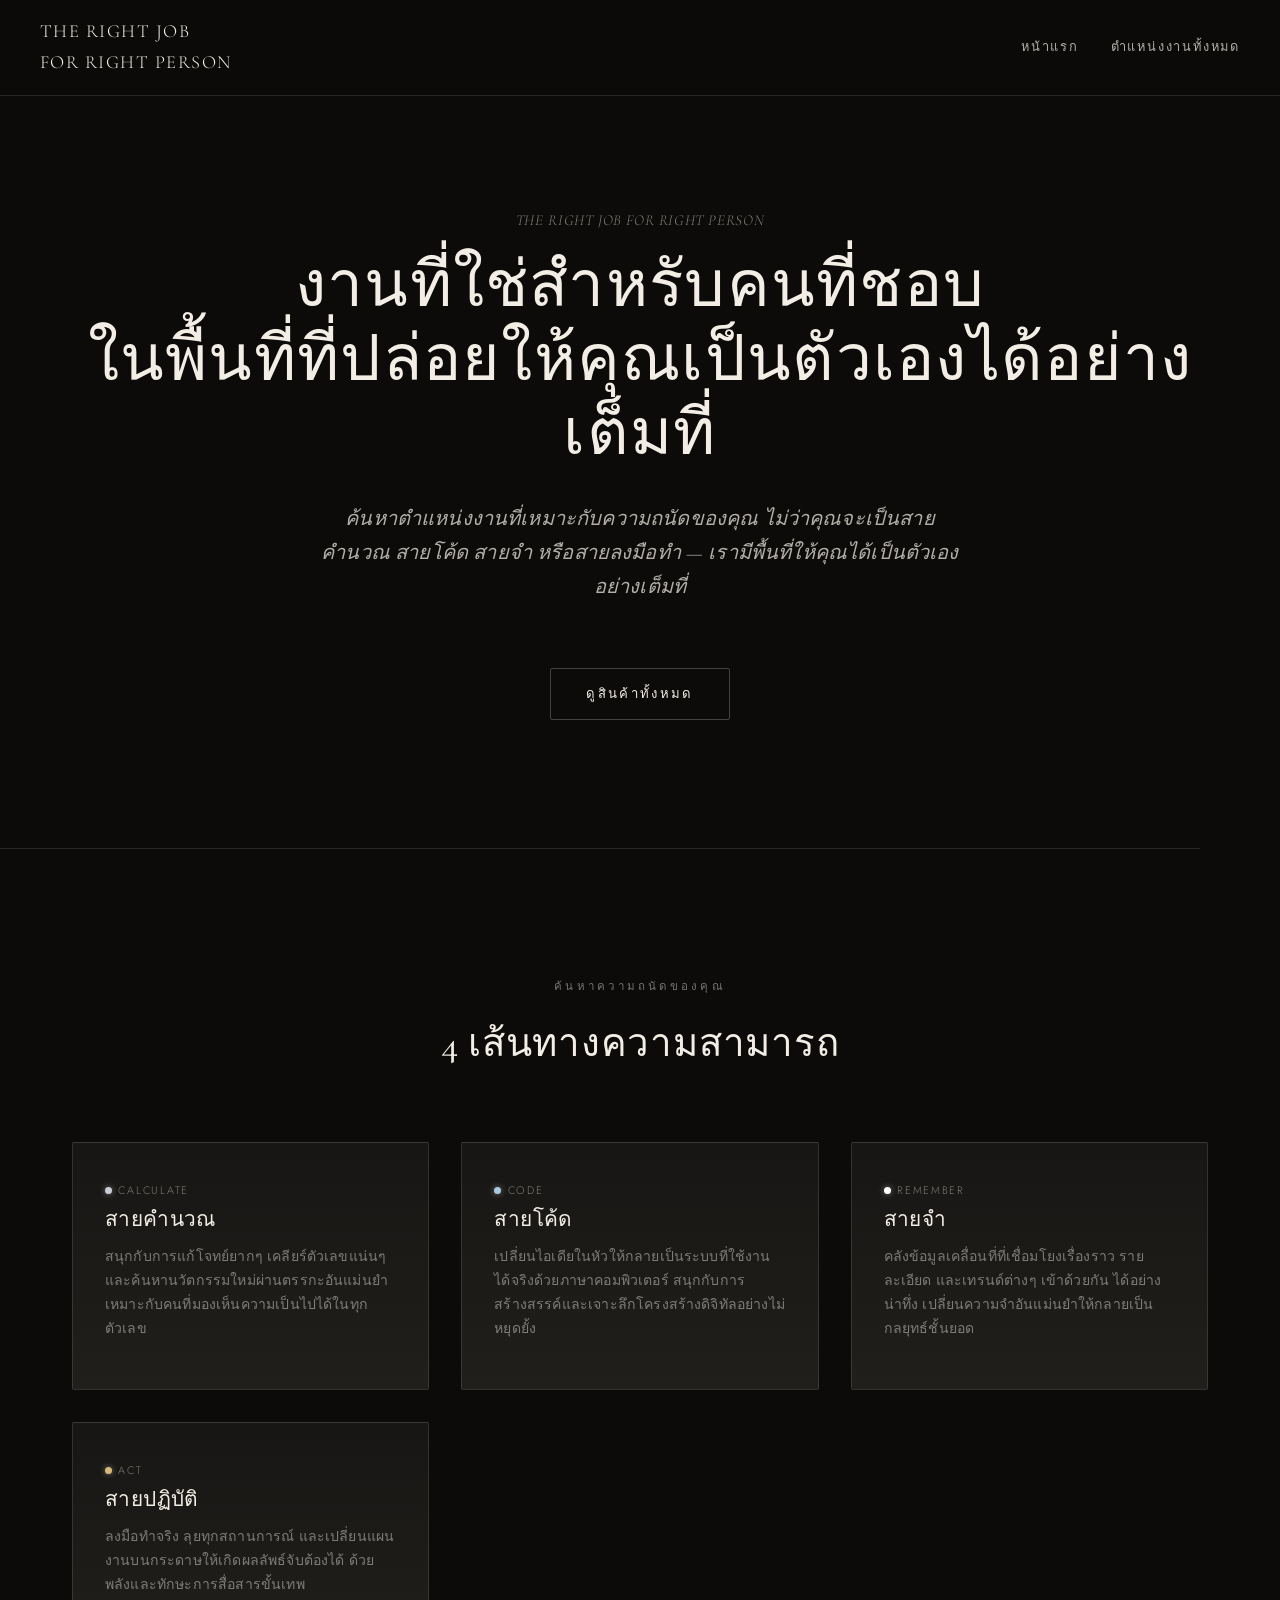
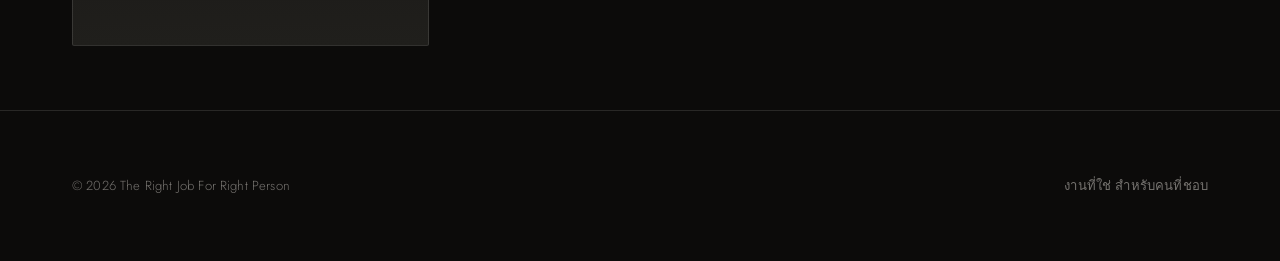
<file: Landing page/index.html>
<!DOCTYPE html>
<html lang="th">
<head>
<meta charset="UTF-8">
<meta name="viewport" content="width=device-width, initial-scale=1.0">
<title>The Right Job For Right Person</title>
<link rel="preconnect" href="https://fonts.googleapis.com">
<link rel="preconnect" href="https://fonts.gstatic.com" crossorigin>
<link href="https://fonts.googleapis.com/css2?family=Cormorant+Garamond:ital,wght@0,400;0,500;1,500&family=Jost:wght@300;400;500&display=swap" rel="stylesheet">
<link rel="stylesheet" href="style.css">
</head>
<body>

  <header class="navbar">
    <div class="container navbar__inner">
      <a href="index.html" class="navbar__logo">THE RIGHT JOB<br>FOR RIGHT PERSON</a>
      <nav class="navbar__links">
        <a href="index.html">หน้าแรก</a>
        <a href="product.html">ตำแหน่งงานทั้งหมด</a>
      </nav>
    </div>
  </header>

  <!-- ============ HERO ============ -->
  <section class="hero">
    <div class="container">
      <p class="hero__brand">THE RIGHT JOB FOR RIGHT PERSON</p>
      <h1>งานที่ใช่สำหรับคนที่ชอบ<br>ในพื้นที่ที่ปล่อยให้คุณเป็นตัวเองได้อย่างเต็มที่</h1>
      <p class="lede" style="max-width:640px;margin:var(--space-md) auto;">
        ค้นหาตำแหน่งงานที่เหมาะกับความถนัดของคุณ ไม่ว่าคุณจะเป็นสายคำนวณ สายโค้ด
        สายจำ หรือสายลงมือทำ — เรามีพื้นที่ให้คุณได้เป็นตัวเองอย่างเต็มที่
      </p>
      <div style="margin-top:var(--space-lg);">
        <a href="product.html" class="btn">ดูสินค้าทั้งหมด</a>
      </div>
    </div>
  </section>

  <hr class="divider container">

  <!-- ============ 4 APTITUDE ============ -->
  <section class="section section--tight">
    <div class="container">
      <p class="eyebrow text-center" style="display:block;">ค้นหาความถนัดของคุณ</p>
      <h2 class="text-center" style="margin-bottom:var(--space-lg);">4 เส้นทางความสามารถ</h2>

      <div class="product-grid">

        <a href="product.html?Aptitude=Calculate" class="card" style="text-decoration:none;">
          <div class="card__body" style="padding:var(--space-md);">
            <span class="aptitude aptitude--calculate">Calculate</span>
            <h3 class="card__title">สายคำนวณ</h3>
            <p class="card__desc">
              สนุกกับการแก้โจทย์ยากๆ เคลียร์ตัวเลขแน่นๆ และค้นหานวัตกรรมใหม่ผ่านตรรกะอันแม่นยำ
              เหมาะกับคนที่มองเห็นความเป็นไปได้ในทุกตัวเลข
            </p>
          </div>
        </a>

        <a href="product.html?Aptitude=Code" class="card" style="text-decoration:none;">
          <div class="card__body" style="padding:var(--space-md);">
            <span class="aptitude aptitude--code">Code</span>
            <h3 class="card__title">สายโค้ด</h3>
            <p class="card__desc">
              เปลี่ยนไอเดียในหัวให้กลายเป็นระบบที่ใช้งานได้จริงด้วยภาษาคอมพิวเตอร์
              สนุกกับการสร้างสรรค์และเจาะลึกโครงสร้างดิจิทัลอย่างไม่หยุดยั้ง
            </p>
          </div>
        </a>

        <a href="product.html?Aptitude=Remember" class="card" style="text-decoration:none;">
          <div class="card__body" style="padding:var(--space-md);">
            <span class="aptitude aptitude--remember">Remember</span>
            <h3 class="card__title">สายจำ</h3>
            <p class="card__desc">
              คลังข้อมูลเคลื่อนที่ที่เชื่อมโยงเรื่องราว รายละเอียด และเทรนด์ต่างๆ เข้าด้วยกัน
              ได้อย่างน่าทึ่ง เปลี่ยนความจำอันแม่นยำให้กลายเป็นกลยุทธ์ชั้นยอด
            </p>
          </div>
        </a>

        <a href="product.html?Aptitude=Act" class="card" style="text-decoration:none;">
          <div class="card__body" style="padding:var(--space-md);">
            <span class="aptitude aptitude--act">Act</span>
            <h3 class="card__title">สายปฏิบัติ</h3>
            <p class="card__desc">
              ลงมือทำจริง ลุยทุกสถานการณ์ และเปลี่ยนแผนงานบนกระดาษให้เกิดผลลัพธ์จับต้องได้
              ด้วยพลังและทักษะการสื่อสารขั้นเทพ
            </p>
          </div>
        </a>

      </div>
    </div>
  </section>

  <footer class="footer">
    <div class="container footer__inner">
      <span>&copy; 2026 The Right Job For Right Person</span>
      <span>งานที่ใช่ สำหรับคนที่ชอบ</span>
    </div>
  </footer>

  <script src="script.js?v=2"></script>
</body>
</html>
</file>
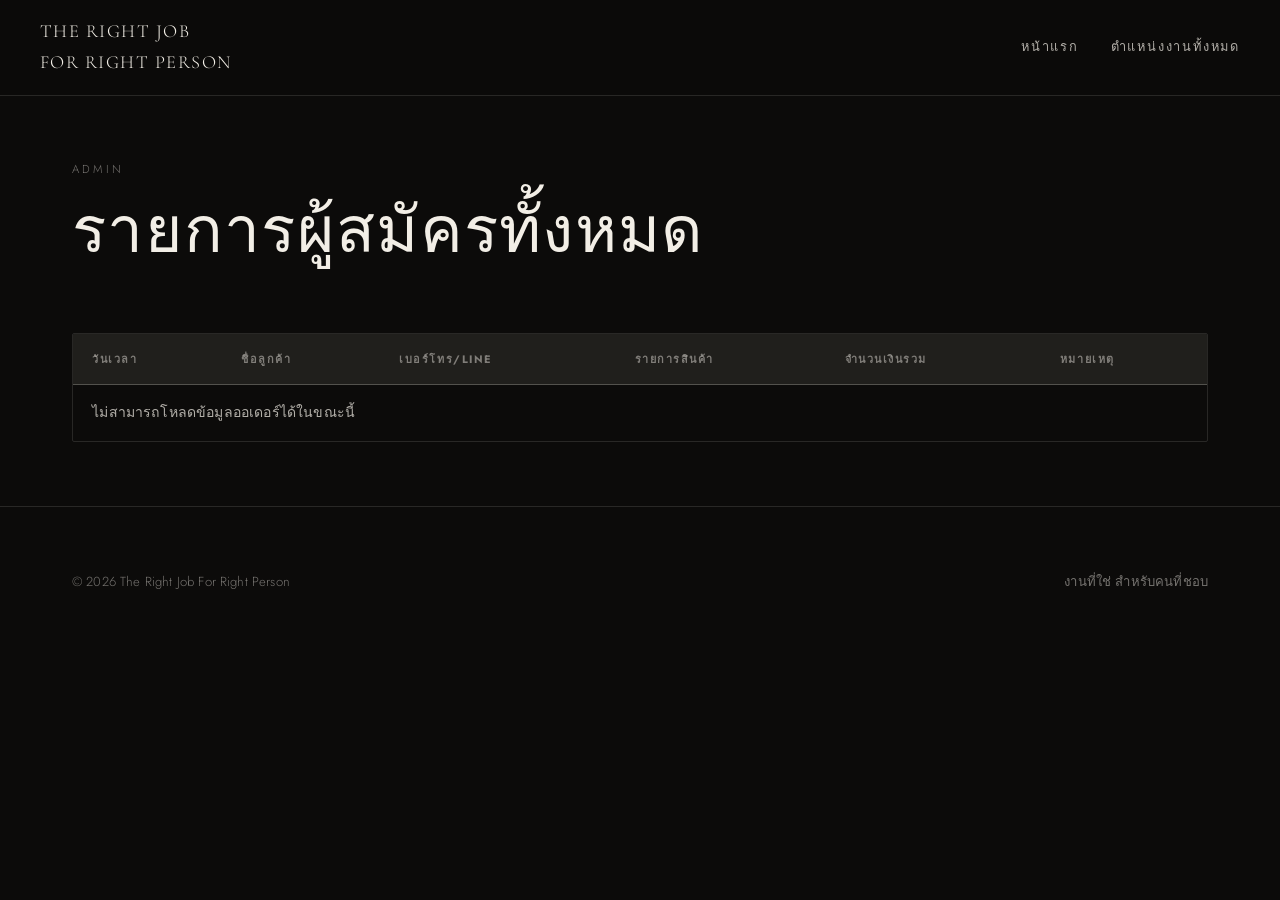
<file: Landing page/admin.html>
<!DOCTYPE html>
<html lang="th">
<head>
<meta charset="UTF-8">
<meta name="viewport" content="width=device-width, initial-scale=1.0">
<title>รายการสมัคร — Admin</title>
<link rel="preconnect" href="https://fonts.googleapis.com">
<link rel="preconnect" href="https://fonts.gstatic.com" crossorigin>
<link href="https://fonts.googleapis.com/css2?family=Cormorant+Garamond:ital,wght@0,500;1,500&family=Jost:wght@300;400;500&display=swap" rel="stylesheet">
<link rel="stylesheet" href="style.css">
<style>
  .table-wrap {
    overflow-x: auto;
    border: 1px solid var(--color-line);
    border-radius: var(--radius);
  }
  table#ordersTable {
    width: 100%;
    border-collapse: collapse;
    min-width: 760px;
    font-size: 0.88rem;
  }
  table#ordersTable thead th {
    text-align: left;
    padding: 1rem 1.2rem;
    background: var(--color-carbon-2);
    font-size: 0.68rem;
    letter-spacing: 0.14em;
    text-transform: uppercase;
    color: var(--color-text-faint);
    border-bottom: 1px solid var(--color-line-strong);
    white-space: nowrap;
  }
  table#ordersTable tbody td {
    padding: 1rem 1.2rem;
    border-bottom: 1px solid var(--color-line);
    color: var(--color-text-soft);
    vertical-align: top;
  }
  table#ordersTable tbody tr:hover {
    background: rgba(245, 240, 232, 0.03);
  }
  table#ordersTable tbody tr:last-child td {
    border-bottom: none;
  }
</style>
</head>
<body>

  <header class="navbar">
    <div class="container navbar__inner">
      <a href="index.html" class="navbar__logo">THE RIGHT JOB<br>FOR RIGHT PERSON</a>
      <nav class="navbar__links">
        <a href="index.html">หน้าแรก</a>
        <a href="product.html">ตำแหน่งงานทั้งหมด</a>
      </nav>
    </div>
  </header>

  <section class="section section--tight">
    <div class="container">
      <p class="eyebrow" style="display:block;">Admin</p>
      <h1 style="margin-bottom:var(--space-lg);">รายการผู้สมัครทั้งหมด</h1>

      <div class="table-wrap">
        <table id="ordersTable">
          <thead>
            <tr>
              <th>วันเวลา</th>
              <th>ชื่อลูกค้า</th>
              <th>เบอร์โทร/Line</th>
              <th>รายการสินค้า</th>
              <th>จำนวนเงินรวม</th>
              <th>หมายเหตุ</th>
            </tr>
          </thead>
          <tbody>
            <!-- script.js จะดึงข้อมูลจาก CSV มา render แถวต่างๆ ลงตรงนี้ -->
          </tbody>
        </table>
      </div>
    </div>
  </section>

  <footer class="footer">
    <div class="container footer__inner">
      <span>&copy; 2026 The Right Job For Right Person</span>
      <span>งานที่ใช่ สำหรับคนที่ชอบ</span>
    </div>
  </footer>

  <script src="script.js?v=2"></script>
</body>
</html>
</file>
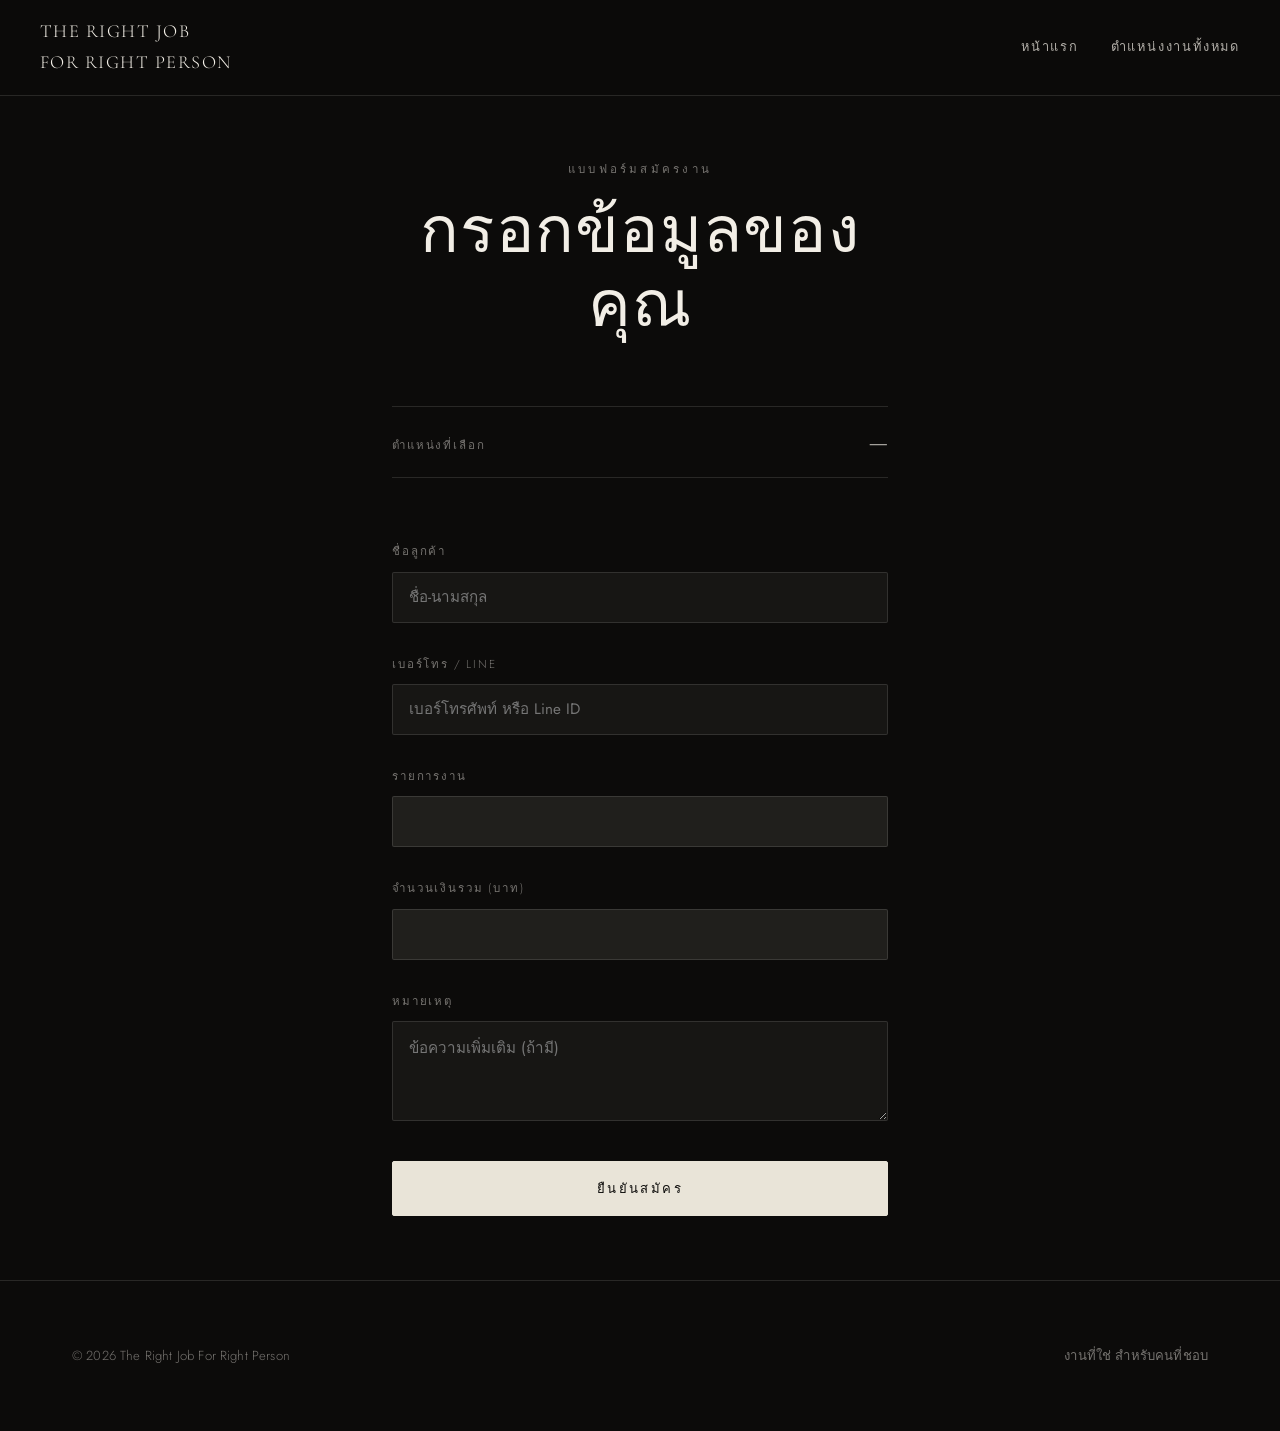
<file: Landing page/order.html>
<!DOCTYPE html>
<html lang="th">
<head>
<meta charset="UTF-8">
<meta name="viewport" content="width=device-width, initial-scale=1.0">
<title>สมัครตำแหน่งงาน — The Right Job For Right Person</title>
<link rel="preconnect" href="https://fonts.googleapis.com">
<link rel="preconnect" href="https://fonts.gstatic.com" crossorigin>
<link href="https://fonts.googleapis.com/css2?family=Cormorant+Garamond:ital,wght@0,400;0,500;1,500&family=Jost:wght@300;400;500&display=swap" rel="stylesheet">
<link rel="stylesheet" href="style.css">
<style>
  .order-wrap {
    max-width: 560px;
    margin: 0 auto;
  }
  .field {
    margin-bottom: var(--space-md);
  }
  .field label {
    display: block;
    font-size: 0.72rem;
    letter-spacing: 0.16em;
    text-transform: uppercase;
    color: var(--color-text-faint);
    margin-bottom: 0.6rem;
  }
  .field input,
  .field textarea {
    width: 100%;
    background: var(--color-carbon);
    border: 1px solid var(--color-line);
    border-radius: var(--radius);
    padding: 0.85rem 1rem;
    color: var(--color-text);
    font-family: var(--font-sans);
    font-size: 0.95rem;
    transition: border-color var(--transition);
  }
  .field input:focus,
  .field textarea:focus {
    outline: none;
    border-color: var(--color-accent);
  }
  .field input[readonly] {
    color: var(--color-text-soft);
    background: var(--color-carbon-2);
    cursor: default;
  }
  .field textarea {
    resize: vertical;
    min-height: 100px;
  }
  .order-summary {
    display: flex;
    justify-content: space-between;
    align-items: baseline;
    border-top: 1px solid var(--color-line);
    border-bottom: 1px solid var(--color-line);
    padding: var(--space-sm) 0;
    margin-bottom: var(--space-lg);
  }
  .order-summary__label {
    font-size: 0.72rem;
    letter-spacing: 0.16em;
    text-transform: uppercase;
    color: var(--color-text-faint);
  }
  .order-summary__value {
    font-family: var(--font-serif);
    font-size: 1.4rem;
  }
  button.btn--submit {
    width: 100%;
    justify-content: center;
    padding: 1rem;
    cursor: pointer;
  }
</style>
</head>
<body>

  <header class="navbar">
    <div class="container navbar__inner">
      <a href="index.html" class="navbar__logo">THE RIGHT JOB<br>FOR RIGHT PERSON</a>
      <nav class="navbar__links">
        <a href="index.html">หน้าแรก</a>
        <a href="product.html">ตำแหน่งงานทั้งหมด</a>
      </nav>
    </div>
  </header>

  <section class="section section--tight">
    <div class="container order-wrap">
      <p class="eyebrow text-center" style="display:block;">แบบฟอร์มสมัครงาน</p>
      <h1 class="text-center" style="margin-bottom:var(--space-lg);">กรอกข้อมูลของคุณ</h1>

      <div class="order-summary">
        <span class="order-summary__label">ตำแหน่งที่เลือก</span>
        <span class="order-summary__value" id="job">—</span>
      </div>

      <form id="orderForm">

        <div class="field">
          <label for="customerName">ชื่อลูกค้า</label>
          <input type="text" id="customerName" name="customerName" required minlength="2" placeholder="ชื่อ-นามสกุล">
        </div>

        <div class="field">
          <label for="contact">เบอร์โทร / Line</label>
          <input type="text" id="contact" name="contact" required placeholder="เบอร์โทรศัพท์ หรือ Line ID">
        </div>

        <div class="field">
          <label for="items">รายการงาน</label>
          <input type="text" id="items" name="items" readonly>
        </div>

        <div class="field">
          <label for="total">จำนวนเงินรวม (บาท)</label>
          <input type="text" id="total" name="total" readonly>
        </div>

        <div class="field">
          <label for="note">หมายเหตุ</label>
          <textarea id="note" name="note" placeholder="ข้อความเพิ่มเติม (ถ้ามี)"></textarea>
        </div>

        <button type="submit" class="btn btn--solid btn--submit">ยืนยันสมัคร</button>

      </form>
    </div>
  </section>

  <footer class="footer">
    <div class="container footer__inner">
      <span>&copy; 2026 The Right Job For Right Person</span>
      <span>งานที่ใช่ สำหรับคนที่ชอบ</span>
    </div>
  </footer>

  <script src="script.js?v=2"></script>
</body>
</html>
</file>
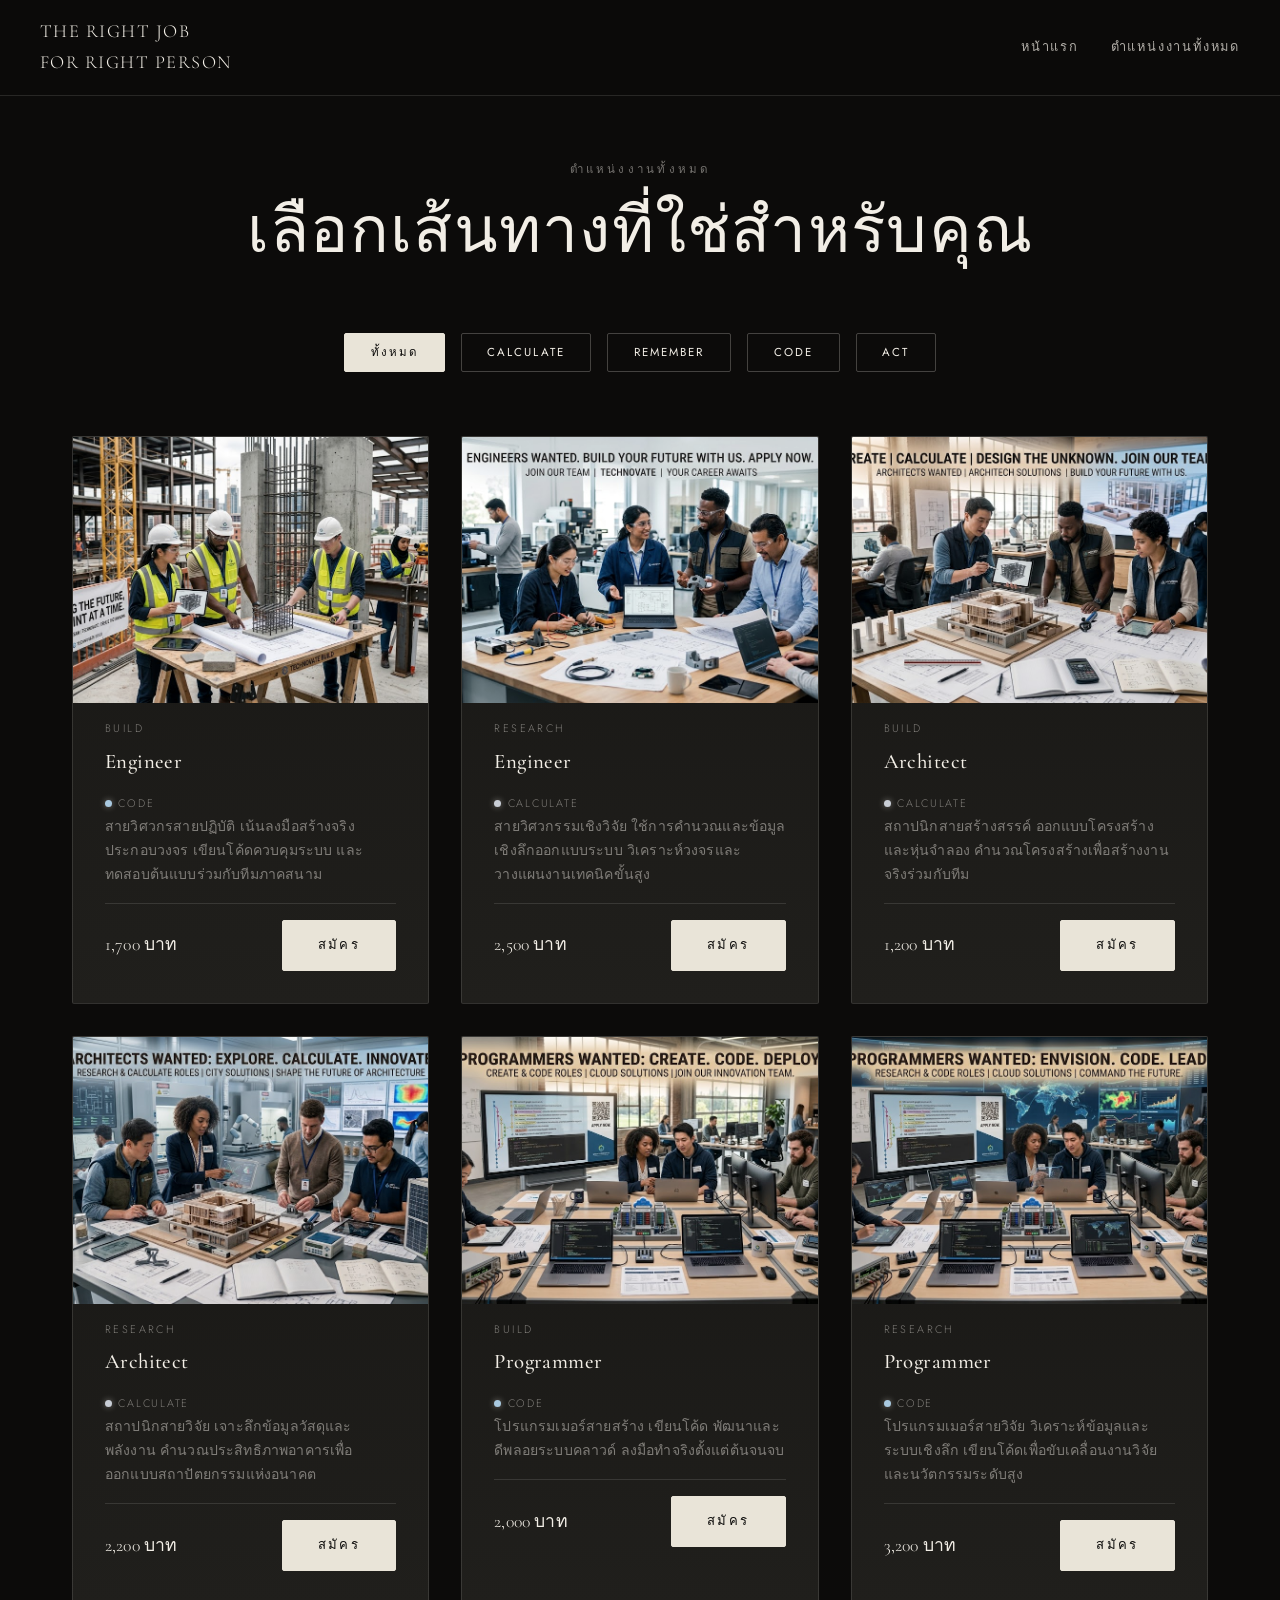
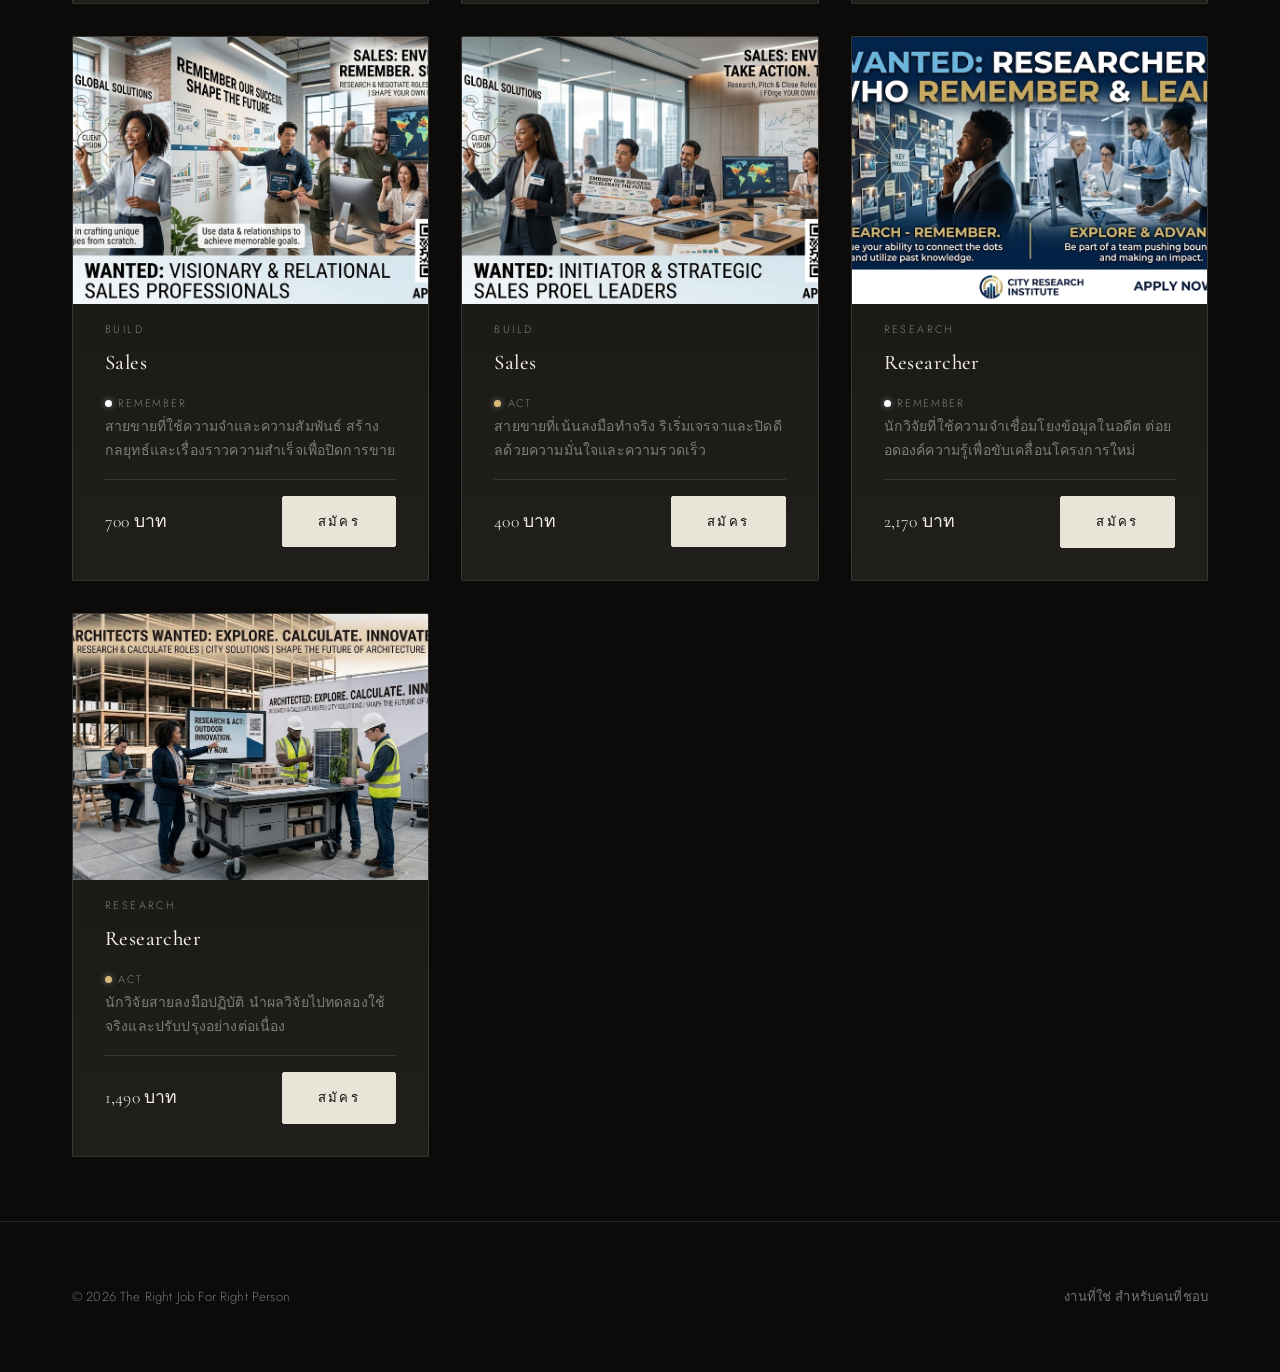
<file: Landing page/product.html>
<!DOCTYPE html>
<html lang="th">
<head>
<meta charset="UTF-8">
<meta name="viewport" content="width=device-width, initial-scale=1.0">
<title>ตำแหน่งงานทั้งหมด — The Right Job For Right Person</title>
<link rel="preconnect" href="https://fonts.googleapis.com">
<link rel="preconnect" href="https://fonts.gstatic.com" crossorigin>
<link href="https://fonts.googleapis.com/css2?family=Cormorant+Garamond:ital,wght@0,400;0,500;1,500&family=Jost:wght@300;400;500&display=swap" rel="stylesheet">
<link rel="stylesheet" href="style.css">
<style>
  /* สไตล์เฉพาะแถบปุ่มกรอง ใช้ร่วมกับ .btn เดิมใน style.css */
  #filter-bar {
    display: flex;
    flex-wrap: wrap;
    gap: var(--space-sm);
    justify-content: center;
    margin-bottom: var(--space-lg);
  }
  .filter-btn {
    padding: 0.6rem 1.6rem;
    font-size: 0.72rem;
  }
  .filter-btn--active {
    background: var(--color-accent);
    color: var(--color-black);
    border-color: var(--color-accent);
  }
</style>
</head>
<body>

  <header class="navbar">
    <div class="container navbar__inner">
      <a href="index.html" class="navbar__logo">THE RIGHT JOB<br>FOR RIGHT PERSON</a>
      <nav class="navbar__links">
        <a href="index.html">หน้าแรก</a>
        <a href="product.html">ตำแหน่งงานทั้งหมด</a>
      </nav>
    </div>
  </header>

  <section class="section section--tight">
    <div class="container">
      <p class="eyebrow text-center" style="display:block;">ตำแหน่งงานทั้งหมด</p>
      <h1 class="text-center" style="margin-bottom:var(--space-lg);">เลือกเส้นทางที่ใช่สำหรับคุณ</h1>

      <div id="filter-bar"></div>

      <div id="product-list" class="product-grid">
        <!-- script.js จะ render การ์ดสินค้าลงตรงนี้ -->
      </div>
    </div>
  </section>

  <footer class="footer">
    <div class="container footer__inner">
      <span>&copy; 2026 The Right Job For Right Person</span>
      <span>งานที่ใช่ สำหรับคนที่ชอบ</span>
    </div>
  </footer>

  <script src="script.js?v=2"></script>
</body>
</html>
</file>
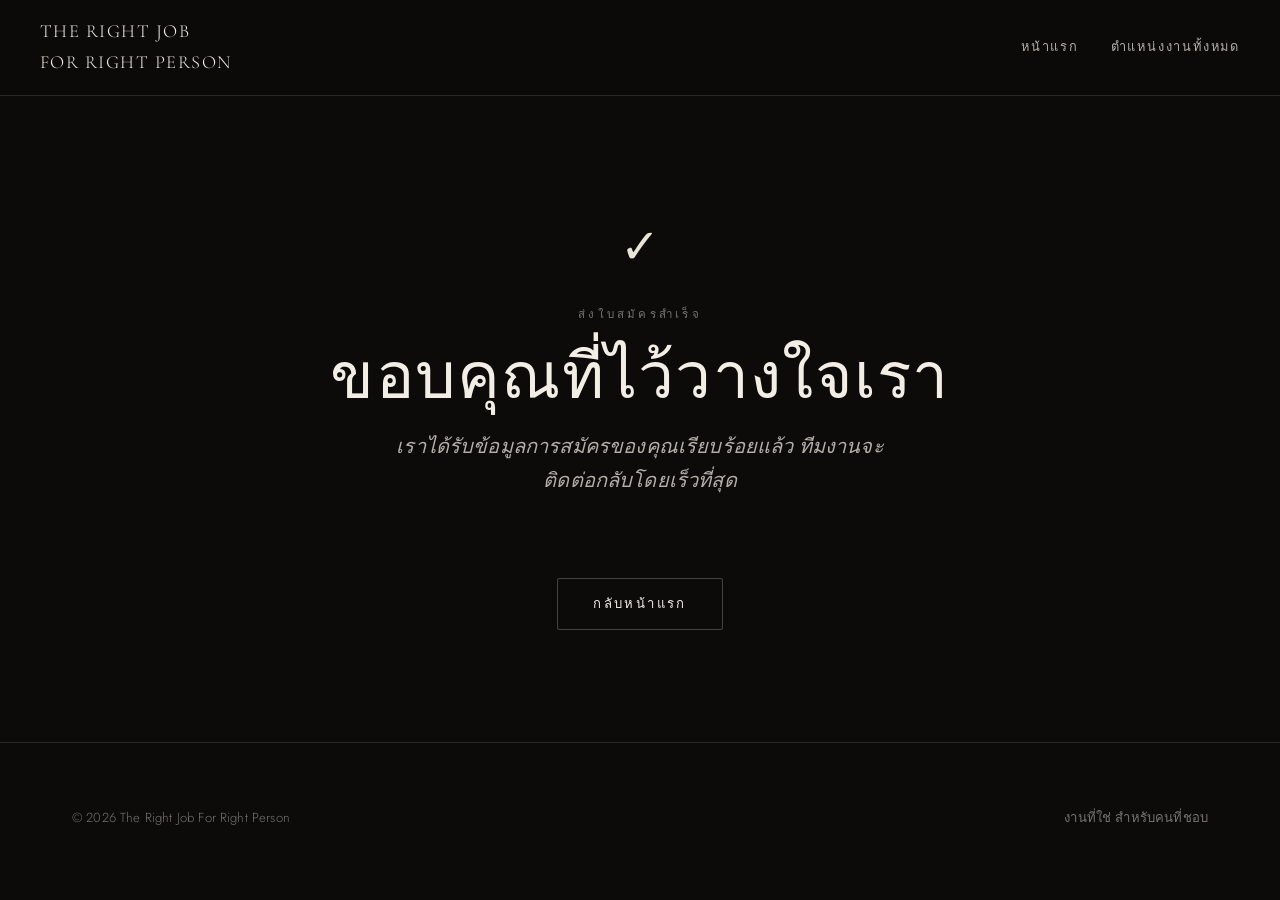
<file: Landing page/thankyou.html>
<!DOCTYPE html>
<html lang="th">
<head>
<meta charset="UTF-8">
<meta name="viewport" content="width=device-width, initial-scale=1.0">
<title>ขอบคุณ — The Right Job For Right Person</title>
<link rel="preconnect" href="https://fonts.googleapis.com">
<link rel="preconnect" href="https://fonts.gstatic.com" crossorigin>
<link href="https://fonts.googleapis.com/css2?family=Cormorant+Garamond:ital,wght@0,400;0,500;1,500&family=Jost:wght@300;400;500&display=swap" rel="stylesheet">
<link rel="stylesheet" href="style.css">
<style>
  .thankyou-wrap {
    min-height: 60vh;
    display: flex;
    flex-direction: column;
    align-items: center;
    justify-content: center;
    text-align: center;
    padding: var(--space-xl) 0;
  }
  .thankyou-mark {
    font-family: var(--font-serif);
    font-size: 3rem;
    color: var(--color-accent);
    margin-bottom: var(--space-sm);
  }
</style>
</head>
<body>

  <header class="navbar">
    <div class="container navbar__inner">
      <a href="index.html" class="navbar__logo">THE RIGHT JOB<br>FOR RIGHT PERSON</a>
      <nav class="navbar__links">
        <a href="index.html">หน้าแรก</a>
        <a href="product.html">ตำแหน่งงานทั้งหมด</a>
      </nav>
    </div>
  </header>

  <section class="container thankyou-wrap">
    <div class="thankyou-mark">✓</div>
    <p class="eyebrow" style="display:block;">ส่งใบสมัครสำเร็จ</p>
    <h1>ขอบคุณที่ไว้วางใจเรา</h1>
    <p class="lede" style="max-width:520px;">
      เราได้รับข้อมูลการสมัครของคุณเรียบร้อยแล้ว ทีมงานจะติดต่อกลับโดยเร็วที่สุด
    </p>
    <div style="margin-top:var(--space-lg);">
      <a href="index.html" class="btn">กลับหน้าแรก</a>
    </div>
  </section>

  <footer class="footer">
    <div class="container footer__inner">
      <span>&copy; 2026 The Right Job For Right Person</span>
      <span>งานที่ใช่ สำหรับคนที่ชอบ</span>
    </div>
  </footer>

</body>
</html>
</file>
<file: Landing page/style.css>
/* ==========================================================
   The Right Job For Right Person — Global Theme
   Premium / Carbon-Beige / Minimal
   ========================================================== */

:root {
  /* --- Core palette --- */
  --color-black:        #0c0b0a;
  --color-carbon:       #171614;
  --color-carbon-2:     #201f1c;
  --color-beige-dark:   #2b2621;
  --color-beige:        #3a332c;
  --color-line:         rgba(245, 240, 232, 0.12);
  --color-line-strong:  rgba(245, 240, 232, 0.24);

  --color-text:         #f2eee6;
  --color-text-soft:    rgba(242, 238, 230, 0.72);
  --color-text-faint:   rgba(242, 238, 230, 0.46);

  --color-accent:       #e9e4d8;   /* silver-white accent */
  --color-accent-soft:  rgba(233, 228, 216, 0.55);

  /* --- Aptitude accent colors (used sparingly, as small marks) --- */
  --apt-calculate: #c9ced6;  /* silver */
  --apt-remember:  #ffffff;  /* refined white */
  --apt-act:       #d8b978;  /* soft gold */
  --apt-code:      #a9c9e0;  /* pale blue */

  /* --- Typography --- */
  --font-serif: "Cormorant Garamond", "Playfair Display", "Times New Roman", serif;
  --font-sans:  "Jost", "Helvetica Neue", Arial, sans-serif;

  /* --- Spacing scale --- */
  --space-xs:  0.5rem;
  --space-sm:  1rem;
  --space-md:  2rem;
  --space-lg:  4rem;
  --space-xl:  7rem;

  /* --- Misc --- */
  --radius: 2px;
  --transition: 0.35s cubic-bezier(0.4, 0, 0.2, 1);
  --max-width: 1200px;
}

/* ---------- Reset ---------- */
*, *::before, *::after { box-sizing: border-box; }

html { scroll-behavior: smooth; }

body {
  margin: 0;
  background: var(--color-black);
  color: var(--color-text);
  font-family: var(--font-sans);
  font-weight: 300;
  line-height: 1.7;
  letter-spacing: 0.01em;
  -webkit-font-smoothing: antialiased;
}

img { max-width: 100%; display: block; }

a {
  color: inherit;
  text-decoration: none;
}

ul, ol { list-style: none; margin: 0; padding: 0; }

button, input, select {
  font-family: inherit;
  color: inherit;
}

/* ---------- Layout helpers ---------- */
.container {
  max-width: var(--max-width);
  margin: 0 auto;
  padding: 0 var(--space-md);
}

.section {
  padding: var(--space-xl) 0;
}

.section--tight {
  padding: var(--space-lg) 0;
}

.divider {
  width: 100%;
  height: 1px;
  background: var(--color-line);
  border: none;
  margin: var(--space-lg) 0;
}

/* ---------- Typography ---------- */
h1, h2, h3, h4 {
  font-family: var(--font-serif);
  font-weight: 500;
  letter-spacing: 0.02em;
  color: var(--color-text);
  margin: 0 0 var(--space-sm);
}

h1 {
  font-size: clamp(2.4rem, 5vw, 4.2rem);
  line-height: 1.15;
  font-weight: 500;
}

h2 {
  font-size: clamp(1.8rem, 3vw, 2.6rem);
}

h3 {
  font-size: clamp(1.3rem, 2vw, 1.7rem);
}

.eyebrow {
  display: inline-block;
  font-family: var(--font-sans);
  font-size: 0.72rem;
  letter-spacing: 0.28em;
  text-transform: uppercase;
  color: var(--color-text-faint);
  margin-bottom: var(--space-sm);
}

p {
  color: var(--color-text-soft);
  font-size: 1rem;
  margin: 0 0 var(--space-sm);
}

.lede {
  font-family: var(--font-serif);
  font-size: 1.25rem;
  font-style: italic;
  color: var(--color-text-soft);
}

/* ---------- Buttons ---------- */
.btn {
  display: inline-flex;
  align-items: center;
  gap: 0.6rem;
  padding: 0.85rem 2.2rem;
  border: 1px solid var(--color-line-strong);
  border-radius: var(--radius);
  background: transparent;
  color: var(--color-text);
  font-family: var(--font-sans);
  font-size: 0.82rem;
  letter-spacing: 0.18em;
  text-transform: uppercase;
  cursor: pointer;
  transition: border-color var(--transition), background var(--transition), color var(--transition);
}

.btn:hover {
  border-color: var(--color-accent);
  background: var(--color-accent);
  color: var(--color-black);
}

.btn--solid {
  background: var(--color-accent);
  color: var(--color-black);
  border-color: var(--color-accent);
}

.btn--solid:hover {
  background: transparent;
  color: var(--color-accent);
}

.btn--ghost {
  border-color: transparent;
  padding-left: 0;
  padding-right: 0;
}

.btn--ghost:hover {
  background: transparent;
  color: var(--color-accent-soft);
  border-color: transparent;
}

/* ---------- Navbar ---------- */
.navbar {
  position: sticky;
  top: 0;
  z-index: 50;
  background: rgba(12, 11, 10, 0.86);
  backdrop-filter: blur(10px);
  border-bottom: 1px solid var(--color-line);
}

.navbar__inner {
  display: flex;
  align-items: center;
  justify-content: space-between;
  padding: var(--space-sm) 0;
}

.navbar__logo {
  font-family: var(--font-serif);
  font-size: 1.15rem;
  letter-spacing: 0.08em;
}

.navbar__links {
  display: flex;
  gap: var(--space-md);
  font-size: 0.8rem;
  letter-spacing: 0.14em;
  text-transform: uppercase;
  color: var(--color-text-soft);
}

.navbar__links a {
  transition: color var(--transition);
}

.navbar__links a:hover {
  color: var(--color-accent);
}

/* ---------- Product Card ---------- */
.product-grid {
  display: grid;
  grid-template-columns: repeat(auto-fill, minmax(280px, 1fr));
  gap: var(--space-md);
}

.card {
  position: relative;
  border: 1px solid var(--color-line);
  background: linear-gradient(180deg, var(--color-carbon) 0%, var(--color-carbon-2) 100%);
  border-radius: var(--radius);
  overflow: hidden;
  transition: border-color var(--transition), transform var(--transition);
}

.card:hover {
  border-color: var(--color-line-strong);
  transform: translateY(-4px);
}

.card__image-wrap {
  position: relative;
  width: 100%;
  aspect-ratio: 4 / 3;
  overflow: hidden;
  background: var(--color-beige-dark);
}

.card__image-wrap img {
  width: 100%;
  height: 100%;
  object-fit: cover;
  filter: grayscale(15%) contrast(1.02);
  transition: transform 0.6s ease;
}

.card:hover .card__image-wrap img {
  transform: scale(1.04);
}

.card__body {
  padding: var(--space-sm) var(--space-md) var(--space-md);
}

.card__type {
  font-size: 0.68rem;
  letter-spacing: 0.22em;
  text-transform: uppercase;
  color: var(--color-text-faint);
  margin-bottom: 0.4rem;
}

.card__title {
  font-family: var(--font-serif);
  font-size: 1.3rem;
  margin-bottom: 0.5rem;
}

.card__desc {
  font-size: 0.88rem;
  color: var(--color-text-faint);
  margin-bottom: var(--space-sm);
}

.card__footer {
  display: flex;
  align-items: center;
  justify-content: space-between;
  border-top: 1px solid var(--color-line);
  padding-top: var(--space-sm);
}

.card__price {
  font-family: var(--font-serif);
  font-size: 1.1rem;
  color: var(--color-text);
}

/* ---------- Aptitude marker ---------- */
.aptitude {
  display: inline-flex;
  align-items: center;
  gap: 0.4rem;
  font-size: 0.68rem;
  letter-spacing: 0.16em;
  text-transform: uppercase;
  color: var(--color-text-faint);
}

.aptitude::before {
  content: "";
  width: 7px;
  height: 7px;
  border-radius: 50%;
  display: inline-block;
  background: var(--color-accent);
  box-shadow: 0 0 6px currentColor;
}

.aptitude--calculate::before { background: var(--apt-calculate); }
.aptitude--remember::before  { background: var(--apt-remember); }
.aptitude--act::before       { background: var(--apt-act); }
.aptitude--code::before      { background: var(--apt-code); }

/* ---------- Footer ---------- */
.footer {
  border-top: 1px solid var(--color-line);
  padding: var(--space-lg) 0;
  color: var(--color-text-faint);
  font-size: 0.82rem;
}

.footer__inner {
  display: flex;
  flex-wrap: wrap;
  gap: var(--space-md);
  align-items: center;
  justify-content: space-between;
}

/* ---------- Hero ---------- */
.hero {
  padding: var(--space-xl) 0 var(--space-lg);
  text-align: center;
}

.hero__brand {
  font-family: var(--font-serif);
  font-style: italic;
  font-size: 0.95rem;
  color: var(--color-accent-soft);
  letter-spacing: 0.04em;
  margin-bottom: var(--space-sm);
}

/* ---------- Utilities ---------- */
.text-center { text-align: center; }
.mt-0 { margin-top: 0; }
.mb-0 { margin-bottom: 0; }

/* ---------- Responsive ---------- */
@media (max-width: 768px) {
  :root {
    --space-xl: 4rem;
    --space-lg: 2.4rem;
  }

  .navbar__links {
    gap: var(--space-sm);
    font-size: 0.7rem;
  }

  .product-grid {
    grid-template-columns: 1fr;
  }

  .container {
    padding: 0 var(--space-sm);
  }
}

@media (max-width: 480px) {
  h1 { font-size: 2rem; }
  h2 { font-size: 1.5rem; }

  .navbar__links {
    display: none;
  }
}
</file>
